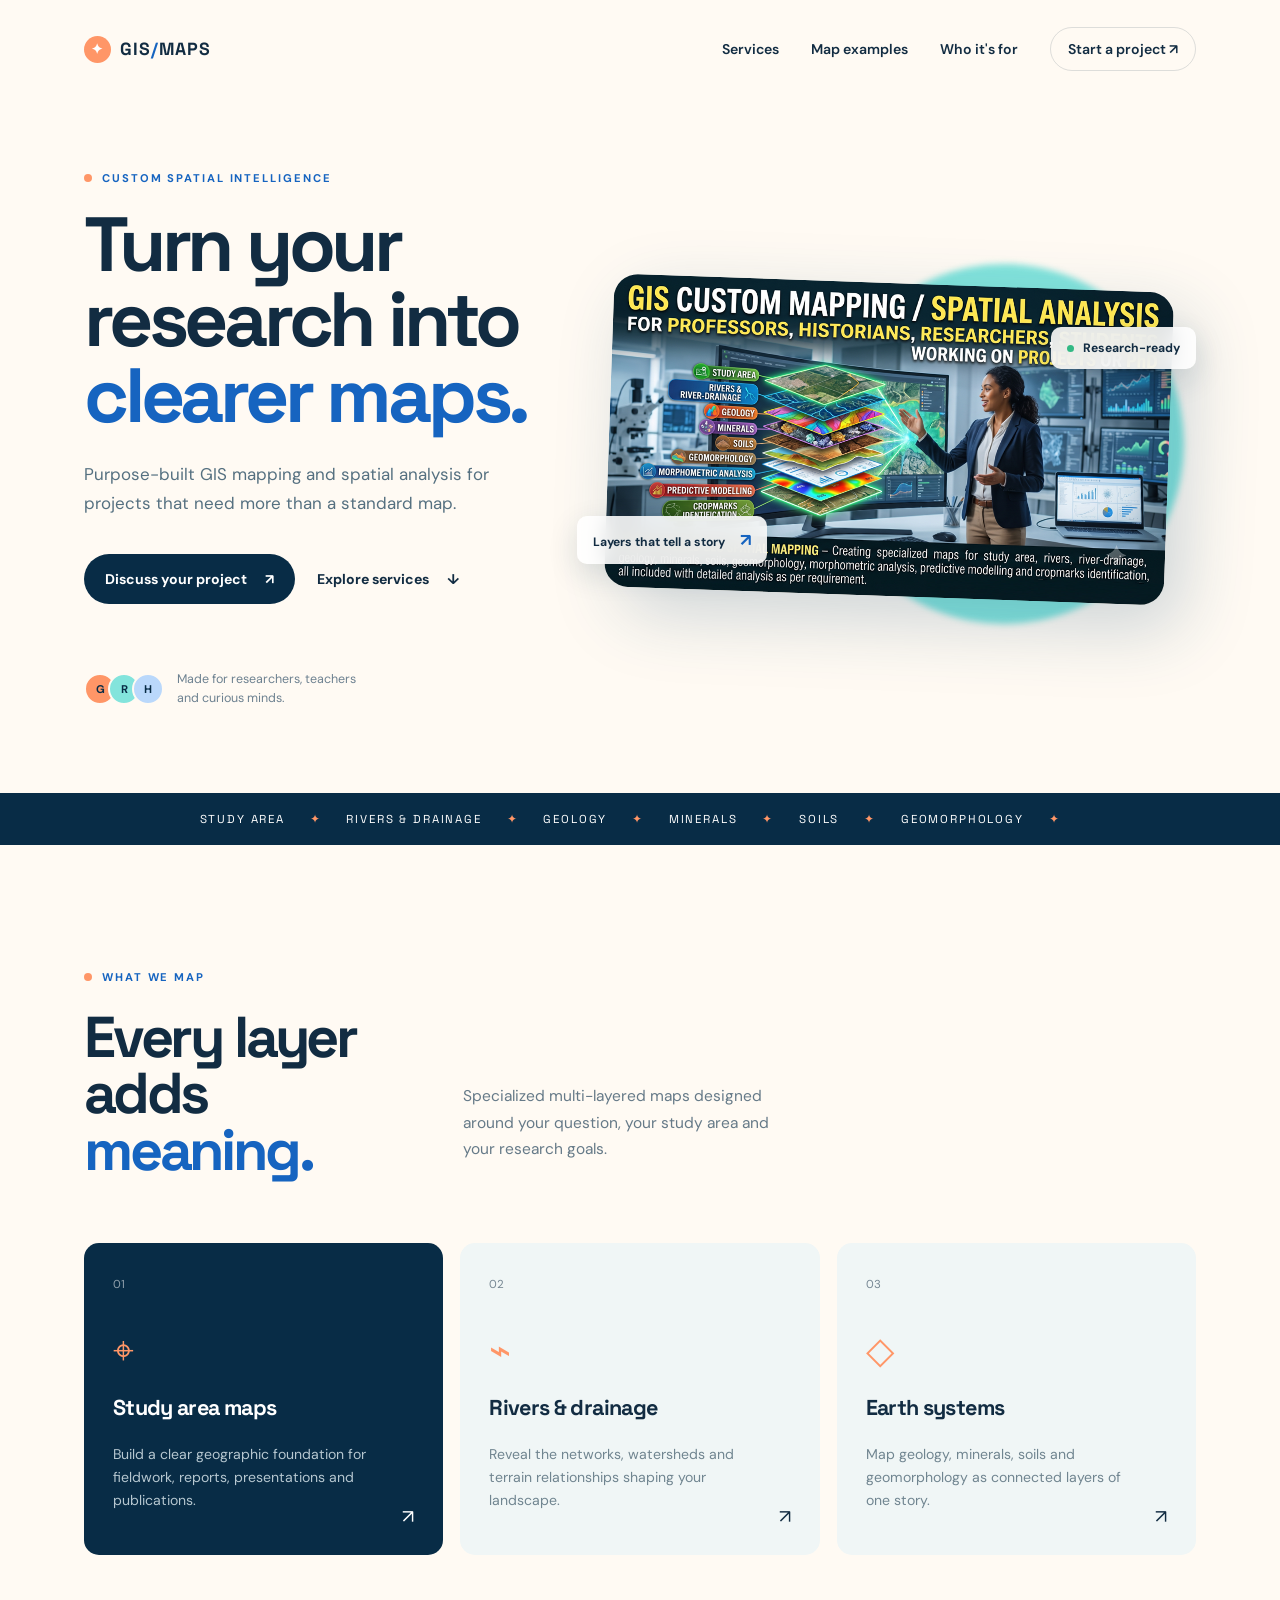
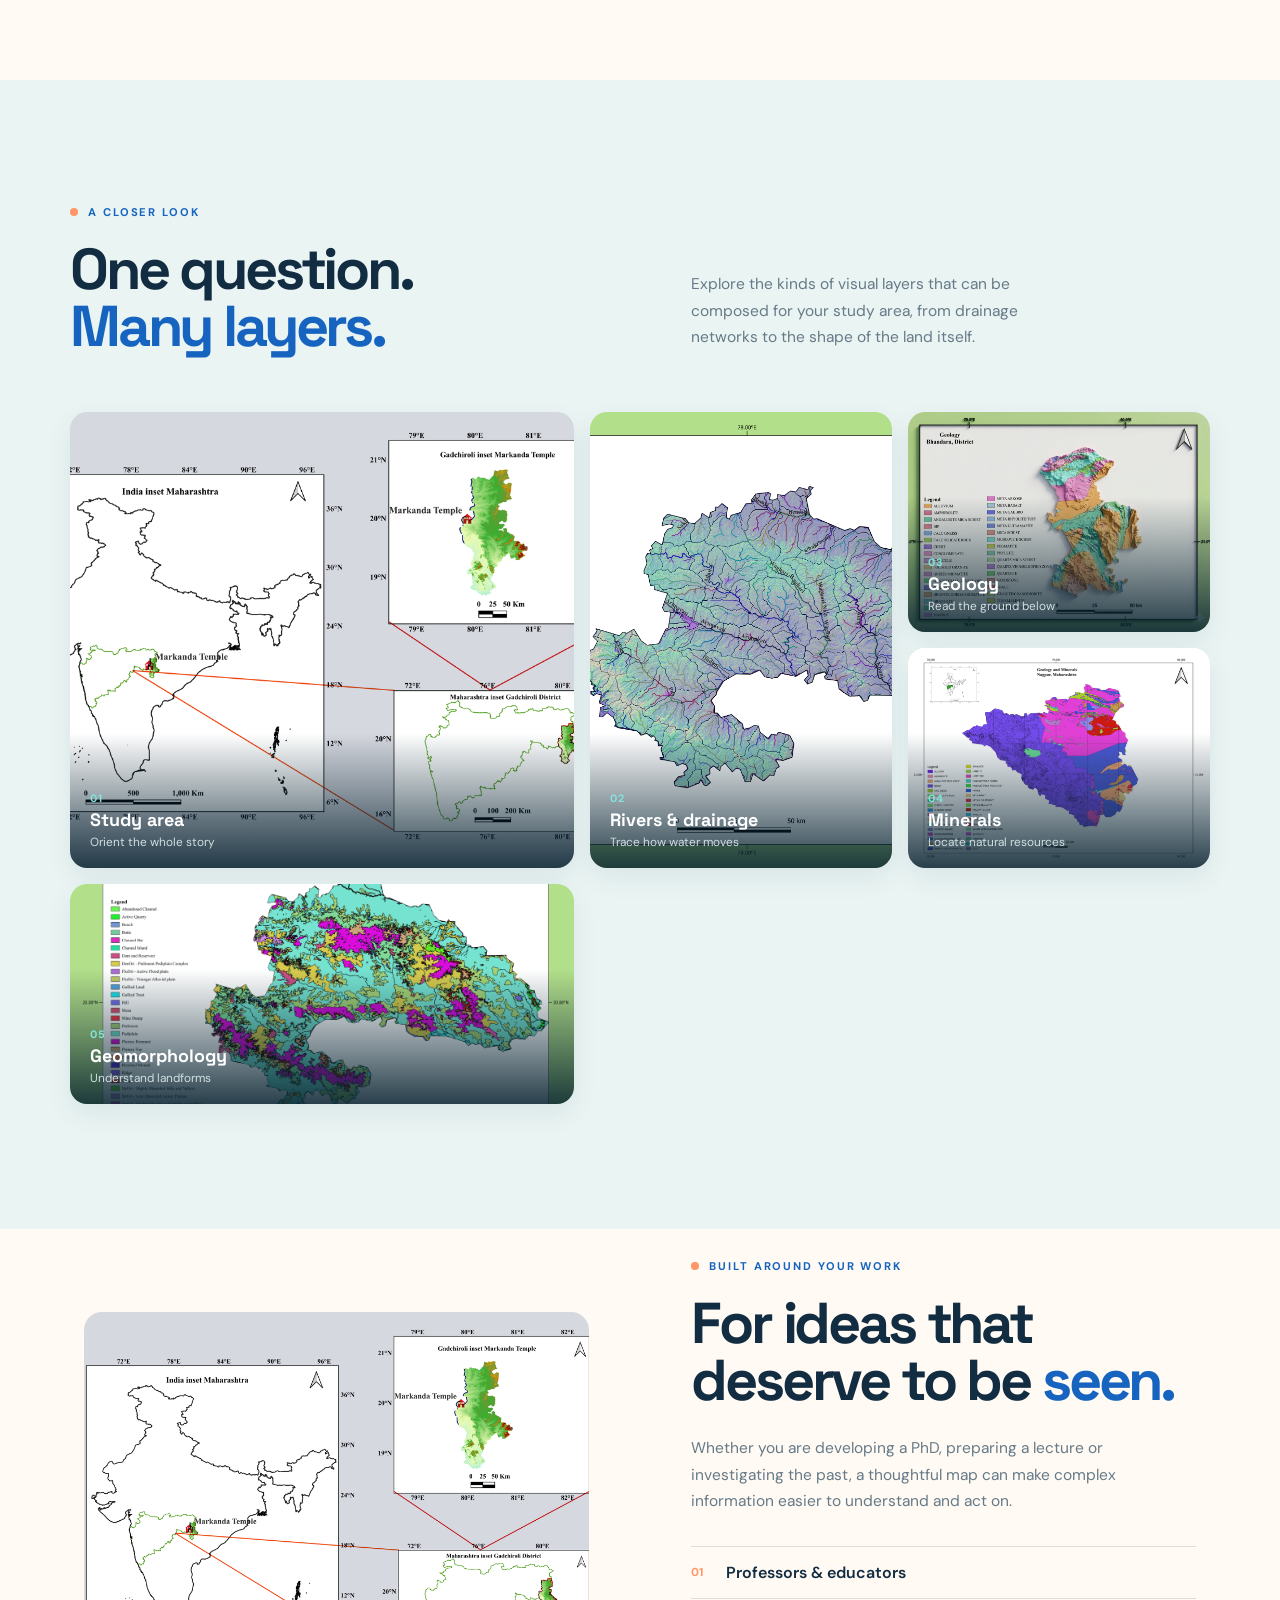
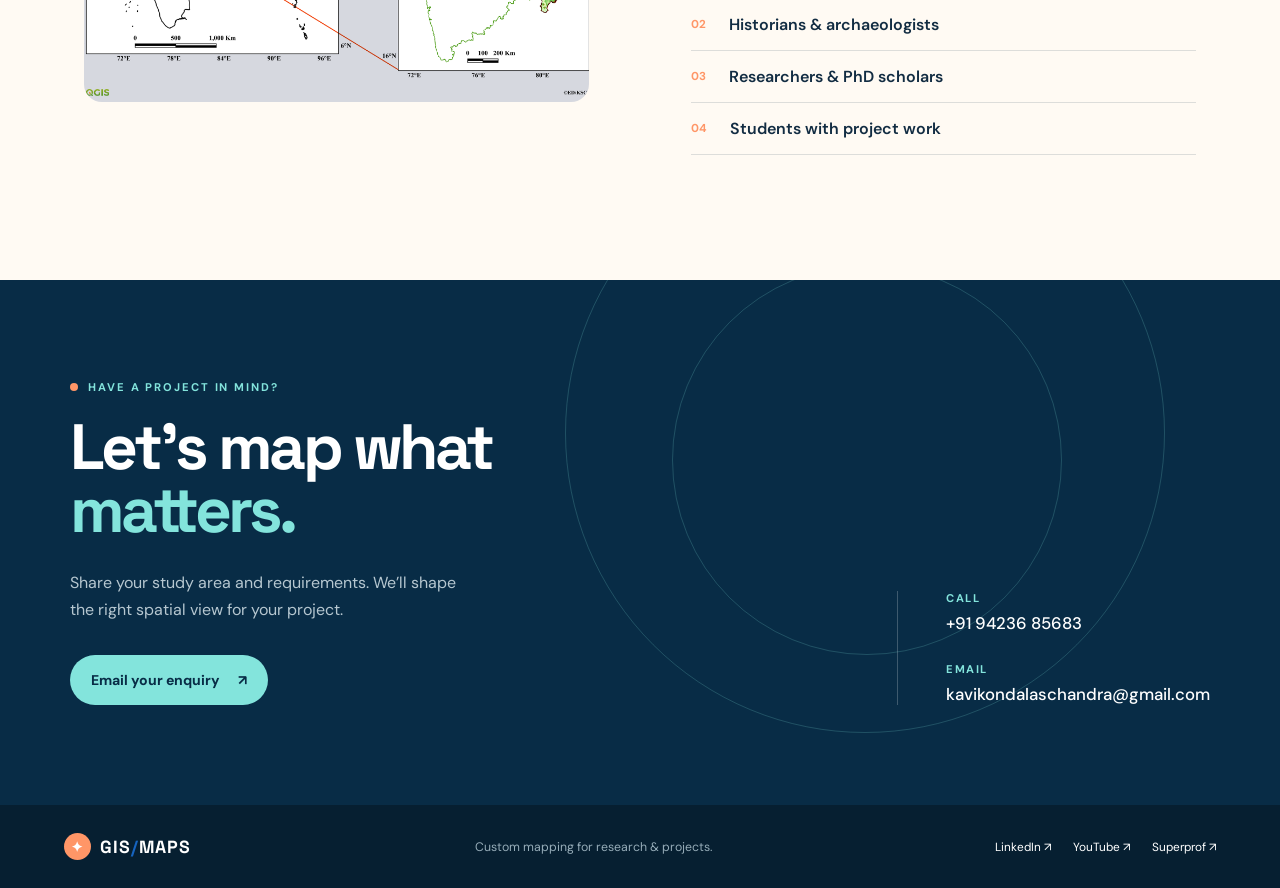
<file: index.html>
<!doctype html>
<html lang="en">
<head>
  <meta name="google-site-verification" content="XLmQ2TyUB_DnfxioSPyT7g9yHERjbVemiy6yMLwo678" />
  <meta charset="utf-8">
  <meta name="viewport" content="width=device-width, initial-scale=1">
  <meta name="description" content="GIS custom mapping and spatial analysis for research, teaching, history, archaeology and student projects by K.S. Chandra.">
  <title>GIS Custom Mapping | K.S. Chandra</title>
  <link rel="preconnect" href="https://fonts.googleapis.com">
  <link rel="preconnect" href="https://fonts.gstatic.com" crossorigin>
  <link href="https://fonts.googleapis.com/css2?family=DM+Sans:wght@400;500;600;700&family=Space+Grotesk:wght@500;600;700&display=swap" rel="stylesheet">
  <link rel="stylesheet" href="styles.css">
</head>
<body>
  <header class="site-header">
    <a class="brand" href="#top" aria-label="GIS Custom Mapping home">
      <span class="brand-mark">✦</span>
      <span>GIS<span class="brand-accent">/</span>MAPS</span>
    </a>
    <nav aria-label="Main navigation">
      <a href="#services">Services</a>
      <a href="#atlas">Map examples</a>
      <a href="#audience">Who it's for</a>
      <a class="nav-cta" href="#contact">Start a project <span aria-hidden="true">↗</span></a>
    </nav>
  </header>

  <main id="top">
    <section class="hero">
      <div class="hero-copy">
        <p class="eyebrow"><span></span> Custom spatial intelligence</p>
        <h1>Turn your research into <em>clearer maps.</em></h1>
        <p class="hero-intro">Purpose-built GIS mapping and spatial analysis for projects that need more than a standard map.</p>
        <div class="hero-actions">
          <a class="button button-primary" href="tel:+919423685683">Discuss your project <span>↗</span></a>
          <a class="button button-quiet" href="#services">Explore services <span>↓</span></a>
        </div>
        <div class="hero-proof">
          <div class="avatar-stack" aria-hidden="true"><span>G</span><span>R</span><span>H</span></div>
          <p>Made for researchers, teachers<br>and curious minds.</p>
        </div>
      </div>
      <div class="hero-art">
        <div class="art-glow"></div>
        <img src="Advt.png" alt="Illustration of layered GIS maps and spatial analysis">
        <div class="floating-tag tag-top"><span class="dot"></span> Research-ready</div>
        <div class="floating-tag tag-bottom">Layers that tell a story <span>↗</span></div>
      </div>
    </section>

    <section class="marquee" aria-label="Service categories">
      <div>STUDY AREA <span>✦</span> RIVERS &amp; DRAINAGE <span>✦</span> GEOLOGY <span>✦</span> MINERALS <span>✦</span> SOILS <span>✦</span> GEOMORPHOLOGY <span>✦</span></div>
    </section>

    <section class="section services" id="services">
      <div class="section-heading">
        <p class="eyebrow"><span></span> What we map</p>
        <h2>Every layer adds<br><em>meaning.</em></h2>
        <p>Specialized multi-layered maps designed around your question, your study area and your research goals.</p>
      </div>
      <div class="service-grid">
        <article class="service-card featured">
          <span class="card-number">01</span>
          <div class="icon">⌖</div>
          <h3>Study area maps</h3>
          <p>Build a clear geographic foundation for fieldwork, reports, presentations and publications.</p>
          <span class="card-arrow">↗</span>
        </article>
        <article class="service-card">
          <span class="card-number">02</span>
          <div class="icon">⌁</div>
          <h3>Rivers &amp; drainage</h3>
          <p>Reveal the networks, watersheds and terrain relationships shaping your landscape.</p>
          <span class="card-arrow">↗</span>
        </article>
        <article class="service-card">
          <span class="card-number">03</span>
          <div class="icon">◇</div>
          <h3>Earth systems</h3>
          <p>Map geology, minerals, soils and geomorphology as connected layers of one story.</p>
          <span class="card-arrow">↗</span>
        </article>
      </div>
    </section>

    <section class="atlas-section" id="atlas">
      <div class="atlas-heading">
        <div>
          <p class="eyebrow"><span></span> A closer look</p>
          <h2>One question.<br><em>Many layers.</em></h2>
        </div>
        <p>Explore the kinds of visual layers that can be composed for your study area, from drainage networks to the shape of the land itself.</p>
      </div>
      <div class="atlas-grid">
        <figure class="atlas-card atlas-wide">
          <img src="Study Area-Mkd.png" alt="Study area map example">
          <figcaption><span>01</span><strong>Study area</strong><small>Orient the whole story</small></figcaption>
        </figure>
        <figure class="atlas-card atlas-tall">
          <img src="Rivers & Drainage.png" alt="Rivers and river drainage map example">
          <figcaption><span>02</span><strong>Rivers &amp; drainage</strong><small>Trace how water moves</small></figcaption>
        </figure>
        <figure class="atlas-card">
          <img src="Geology.png" alt="Geology map example">
          <figcaption><span>03</span><strong>Geology</strong><small>Read the ground below</small></figcaption>
        </figure>
        <figure class="atlas-card">
          <img src="Minenals.png" alt="Minerals map example">
          <figcaption><span>04</span><strong>Minerals</strong><small>Locate natural resources</small></figcaption>
        </figure>
        <figure class="atlas-card">
          <img src="Geomorphology.png" alt="Geomorphology map example">
          <figcaption><span>05</span><strong>Geomorphology</strong><small>Understand landforms</small></figcaption>
        </figure>
      </div>
    </section>

    <section class="section audience" id="audience">
      <div class="audience-image">
        <img src="Study Area-Mkd.png" alt="Study area GIS map for academic and research projects">
      </div>
      <div class="audience-copy">
        <p class="eyebrow"><span></span> Built around your work</p>
        <h2>For ideas that deserve to be <em>seen.</em></h2>
        <p>Whether you are developing a PhD, preparing a lecture or investigating the past, a thoughtful map can make complex information easier to understand and act on.</p>
        <div class="audience-list">
          <div><b>01</b><span>Professors &amp; educators</span></div>
          <div><b>02</b><span>Historians &amp; archaeologists</span></div>
          <div><b>03</b><span>Researchers &amp; PhD scholars</span></div>
          <div><b>04</b><span>Students with project work</span></div>
        </div>
      </div>
    </section>

    <section class="contact-section" id="contact">
      <div class="contact-orbit orbit-one"></div>
      <div class="contact-orbit orbit-two"></div>
      <div class="contact-content">
        <p class="eyebrow eyebrow-light"><span></span> Have a project in mind?</p>
        <h2>Let’s map what<br><em>matters.</em></h2>
        <p>Share your study area and requirements. We’ll shape the right spatial view for your project.</p>
        <a class="button button-light" href="mailto:kavikondalaschandra@gmail.com?subject=GIS%20mapping%20project%20enquiry">Email your enquiry <span>↗</span></a>
      </div>
      <div class="contact-details">
        <a href="tel:+919423685683"><span>Call</span><strong>+91 94236 85683</strong></a>
        <a href="mailto:kavikondalaschandra@gmail.com"><span>Email</span><strong>kavikondalaschandra@gmail.com</strong></a>
      </div>
    </section>
  </main>

  <footer class="site-footer">
    <div class="brand"><span class="brand-mark">✦</span><span>GIS<span class="brand-accent">/</span>MAPS</span></div>
    <p>Custom mapping for research &amp; projects.</p>
    <div class="social-links">
      <a href="https://www.linkedin.com/in/k-s-chandra-17913060" target="_blank" rel="noopener">LinkedIn ↗</a>
      <a href="https://www.youtube.com/@kavikondalaschandra6304" target="_blank" rel="noopener">YouTube ↗</a>
      <a href="https://www.superprof.co.in/ancient-indian-history-culture-archaeology-for-students-and-net-pursuing-candidates.html" target="_blank" rel="noopener">Superprof ↗</a>
    </div>
  </footer>
</body>
</html>
</file>
<file: styles.css>
:root {
  --ink: #122c42;
  --navy: #082c46;
  --blue: #1664c0;
  --sky: #e9f4ff;
  --aqua: #83e4dc;
  --orange: #ff9667;
  --cream: #fffaf3;
  --line: rgba(18, 44, 66, .14);
}

* { box-sizing: border-box; }
html { scroll-behavior: smooth; }
body { margin: 0; background: var(--cream); color: var(--ink); font-family: "DM Sans", Arial, sans-serif; }
a { color: inherit; text-decoration: none; }
.site-header { align-items: center; display: flex; justify-content: space-between; max-width: 1240px; margin: auto; padding: 27px 5vw; }
.brand { align-items: center; display: inline-flex; font-family: "Space Grotesk", sans-serif; font-size: 1.1rem; font-weight: 700; letter-spacing: .05em; gap: 9px; }
.brand-mark { align-items: center; background: var(--orange); border-radius: 50%; color: white; display: inline-flex; font-size: .9rem; height: 27px; justify-content: center; width: 27px; }
.brand-accent, em { color: var(--blue); font-style: normal; }
nav { align-items: center; display: flex; gap: 32px; font-size: .88rem; font-weight: 600; }
nav a { transition: color .2s; }
nav a:hover, .social-links a:hover { color: var(--blue); }
.nav-cta { border: 1px solid var(--line); border-radius: 99px; padding: 12px 17px; }
.hero { align-items: center; display: grid; gap: 5vw; grid-template-columns: .88fr 1.12fr; margin: 2vh auto 0; max-width: 1240px; min-height: 645px; padding: 55px 5vw 85px; }
.eyebrow { align-items: center; color: var(--blue); display: flex; font-size: .7rem; font-weight: 700; letter-spacing: .17em; margin: 0 0 22px; text-transform: uppercase; }
.eyebrow > span { background: var(--orange); border-radius: 50%; height: 8px; margin-right: 10px; width: 8px; }
h1, h2, h3, p { margin-top: 0; }
h1, h2 { font-family: "Space Grotesk", sans-serif; letter-spacing: -.055em; line-height: .98; }
h1 { font-size: clamp(3.4rem, 6vw, 5.6rem); margin-bottom: 27px; max-width: 600px; }
.hero-intro { color: #557080; font-size: 1.06rem; line-height: 1.7; max-width: 415px; }
.hero-actions { align-items: center; display: flex; flex-wrap: wrap; gap: 17px; margin-top: 37px; }
.button { border-radius: 99px; display: inline-flex; font-size: .88rem; font-weight: 700; gap: 18px; padding: 16px 21px; transition: transform .2s, box-shadow .2s; }
.button:hover { box-shadow: 0 9px 25px rgba(12, 54, 88, .15); transform: translateY(-2px); }
.button-primary { background: var(--navy); color: white; }
.button-quiet { color: var(--ink); padding-left: 5px; }
.hero-proof { align-items: center; display: flex; gap: 13px; margin-top: 66px; }
.hero-proof p { color: #6d8190; font-size: .78rem; line-height: 1.5; margin: 0; }
.avatar-stack { display: flex; }
.avatar-stack span { align-items: center; background: var(--aqua); border: 2px solid var(--cream); border-radius: 50%; color: var(--navy); display: flex; font-size: .7rem; font-weight: 700; height: 32px; justify-content: center; margin-left: -8px; width: 32px; }
.avatar-stack span:first-child { background: var(--orange); margin-left: 0; }
.avatar-stack span:last-child { background: #bad8fb; }
.hero-art { position: relative; }
.hero-art img { border-radius: 24px; box-shadow: 18px 24px 70px rgba(28, 82, 120, .22); display: block; height: auto; max-width: 100%; object-fit: contain; position: relative; transform: rotate(2deg); width: min(100%, 560px); z-index: 1; }
.art-glow { background: var(--aqua); border-radius: 50%; filter: blur(3px); height: 360px; position: absolute; right: 2%; top: -6%; width: 360px; }
.floating-tag { backdrop-filter: blur(10px); background: rgba(255,255,255,.88); border-radius: 10px; box-shadow: 0 10px 30px rgba(21, 58, 80, .14); font-size: .76rem; font-weight: 700; padding: 13px 16px; position: absolute; z-index: 2; }
.tag-top { right: 0; top: 14%; }
.tag-bottom { bottom: 10%; left: -32px; }
.tag-bottom span { color: var(--blue); font-size: 1.1rem; margin-left: 12px; }
.dot { background: #32b984; border-radius: 50%; display: inline-block; height: 7px; margin-right: 6px; width: 7px; }
.marquee { background: var(--navy); color: white; font-family: "Space Grotesk", sans-serif; font-size: .72rem; letter-spacing: .16em; overflow: hidden; padding: 19px 0; white-space: nowrap; }
.marquee div { text-align: center; }
.marquee span { color: var(--orange); padding: 0 20px; }
.section { margin: auto; max-width: 1240px; padding: 125px 5vw; }
.section-heading { display: grid; grid-template-columns: 1fr 1fr 1fr; gap: 25px; }
.section-heading .eyebrow { grid-column: 1 / -1; margin-bottom: 0; }
h2 { font-size: clamp(2.7rem, 4.5vw, 4.5rem); margin-bottom: 0; }
.section-heading > p:last-child { align-self: end; color: #667a88; font-size: .97rem; line-height: 1.7; max-width: 310px; }
.service-grid { display: grid; gap: 17px; grid-template-columns: repeat(3, 1fr); margin-top: 65px; }
.service-card { background: #f0f6f6; border: 1px solid transparent; border-radius: 15px; min-height: 290px; padding: 28px; position: relative; transition: transform .2s, box-shadow .2s; }
.service-card:hover { box-shadow: 0 18px 45px rgba(22, 74, 101, .12); transform: translateY(-5px); }
.service-card.featured { background: var(--navy); color: white; }
.card-number { font-size: .72rem; opacity: .55; }
.icon { color: var(--orange); font-family: Georgia, serif; font-size: 2.3rem; margin: 36px 0 22px; }
.service-card h3 { font-family: "Space Grotesk", sans-serif; font-size: 1.35rem; letter-spacing: -.03em; }
.service-card p { color: #708590; font-size: .88rem; line-height: 1.65; max-width: 260px; }
.featured p { color: #b6c7d0; }
.card-arrow { bottom: 25px; font-size: 1.2rem; position: absolute; right: 28px; }
.atlas-section { background: #eaf4f3; padding: 125px max(5vw, calc((100% - 1140px) / 2)); }
.atlas-heading { align-items: end; display: grid; gap: 8vw; grid-template-columns: 1fr 1fr; }
.atlas-heading .eyebrow { margin-bottom: 22px; }
.atlas-heading > p { color: #667a88; font-size: .97rem; line-height: 1.7; margin: 0 0 4px; max-width: 390px; }
.atlas-grid { display: grid; gap: 16px; grid-template-columns: 1.25fr .75fr .75fr; grid-auto-rows: 220px; margin-top: 58px; }
.atlas-card { background: white; border-radius: 17px; box-shadow: 0 10px 26px rgba(27, 73, 87, .08); margin: 0; overflow: hidden; position: relative; }
.atlas-card img { display: block; height: 100%; object-fit: cover; transition: transform .45s ease; width: 100%; }
.atlas-card:hover img { transform: scale(1.05); }
.atlas-wide { grid-row: span 2; }
.atlas-tall { grid-row: span 2; }
.atlas-card figcaption { background: linear-gradient(180deg, transparent, rgba(5, 32, 46, .86)); bottom: 0; color: white; display: grid; gap: 3px; left: 0; padding: 58px 20px 18px; position: absolute; right: 0; }
.atlas-card figcaption span { color: var(--aqua); font-size: .67rem; font-weight: 700; letter-spacing: .12em; }
.atlas-card figcaption strong { font-family: "Space Grotesk", sans-serif; font-size: 1.12rem; }
.atlas-card figcaption small { color: #d0dfe1; font-size: .74rem; }
.audience { align-items: center; display: grid; gap: 8vw; grid-template-columns: 1fr 1fr; padding-top: 30px; }
.audience-image { background: var(--sky); border-radius: 18px; overflow: hidden; }
.audience-image img { display: block; height: 390px; object-fit: cover; width: 100%; }
.audience-copy > p:not(.eyebrow) { color: #667a88; font-size: .97rem; line-height: 1.7; margin: 27px 0 32px; max-width: 460px; }
.audience-list { border-top: 1px solid var(--line); }
.audience-list div { align-items: center; border-bottom: 1px solid var(--line); display: flex; gap: 23px; padding: 15px 0; }
.audience-list b { color: var(--orange); font-size: .72rem; }
.audience-list span { font-weight: 600; }
.contact-section { background: var(--navy); color: white; display: grid; grid-template-columns: 1fr 1fr; min-height: 520px; overflow: hidden; padding: 100px max(5vw, calc((100% - 1140px) / 2)); position: relative; }
.contact-content { position: relative; z-index: 1; }
.eyebrow-light { color: var(--aqua); }
.contact-section h2 { font-size: clamp(3.2rem, 5vw, 5.2rem); }
.contact-section h2 em { color: var(--aqua); }
.contact-section .contact-content > p:not(.eyebrow) { color: #b6c7d0; line-height: 1.7; max-width: 390px; margin: 27px 0 32px; }
.button-light { background: var(--aqua); color: var(--navy); }
.contact-details { align-self: end; border-left: 1px solid rgba(255,255,255,.22); display: flex; flex-direction: column; gap: 28px; margin-left: auto; padding-left: 48px; position: relative; z-index: 1; }
.contact-details a { display: flex; flex-direction: column; gap: 7px; }
.contact-details span { color: var(--aqua); font-size: .7rem; font-weight: 700; letter-spacing: .14em; text-transform: uppercase; }
.contact-details strong { font-size: 1.05rem; font-weight: 500; }
.contact-orbit { border: 1px solid rgba(131,228,220,.2); border-radius: 50%; height: 600px; position: absolute; right: 9%; top: -28%; width: 600px; }
.orbit-two { height: 390px; right: 17%; top: -3%; width: 390px; }
.site-footer { align-items: center; background: #061f31; color: white; display: flex; gap: 30px; justify-content: space-between; padding: 28px 5vw; }
.site-footer p { color: #96acb8; font-size: .77rem; margin: 0; }
.social-links { display: flex; gap: 22px; font-size: .74rem; }

@media (max-width: 800px) {
  nav a:not(.nav-cta) { display: none; }
  .hero, .audience { grid-template-columns: 1fr; }
  .hero { padding-top: 45px; }
  .hero-art { margin: 25px auto 0; max-width: 470px; width: 100%; }
  .section-heading { display: block; }
  .section-heading > p:last-child { margin-top: 23px; }
  .service-grid { grid-template-columns: 1fr; }
  .service-card { min-height: 230px; }
  .atlas-heading { display: block; }
  .atlas-heading > p { margin-top: 23px; }
  .atlas-grid { grid-template-columns: 1fr 1fr; grid-auto-rows: 205px; }
  .atlas-wide { grid-column: span 2; grid-row: span 1; }
  .atlas-tall { grid-row: span 1; }
  .audience-image { order: 2; }
  .contact-section { grid-template-columns: 1fr; gap: 60px; }
  .contact-details { border-left: 0; border-top: 1px solid rgba(255,255,255,.22); margin: 0; padding: 28px 0 0; }
  .site-footer { align-items: flex-start; flex-direction: column; gap: 16px; }
  .social-links { flex-wrap: wrap; }
}

@media (max-width: 480px) {
  .site-header { padding-top: 20px; }
  .nav-cta { font-size: .74rem; padding: 10px 12px; }
  h1 { font-size: 3.25rem; }
  .hero-art img { height: auto; }
  .floating-tag { font-size: .68rem; }
  .tag-bottom { left: -8px; }
  .tag-top { right: -6px; }
  .section, .contact-section { padding-bottom: 80px; padding-top: 80px; }
  .atlas-section { padding-bottom: 80px; padding-top: 80px; }
  .atlas-grid { display: flex; flex-direction: column; }
  .atlas-card, .atlas-wide, .atlas-tall { height: 230px; }
}
</file>
